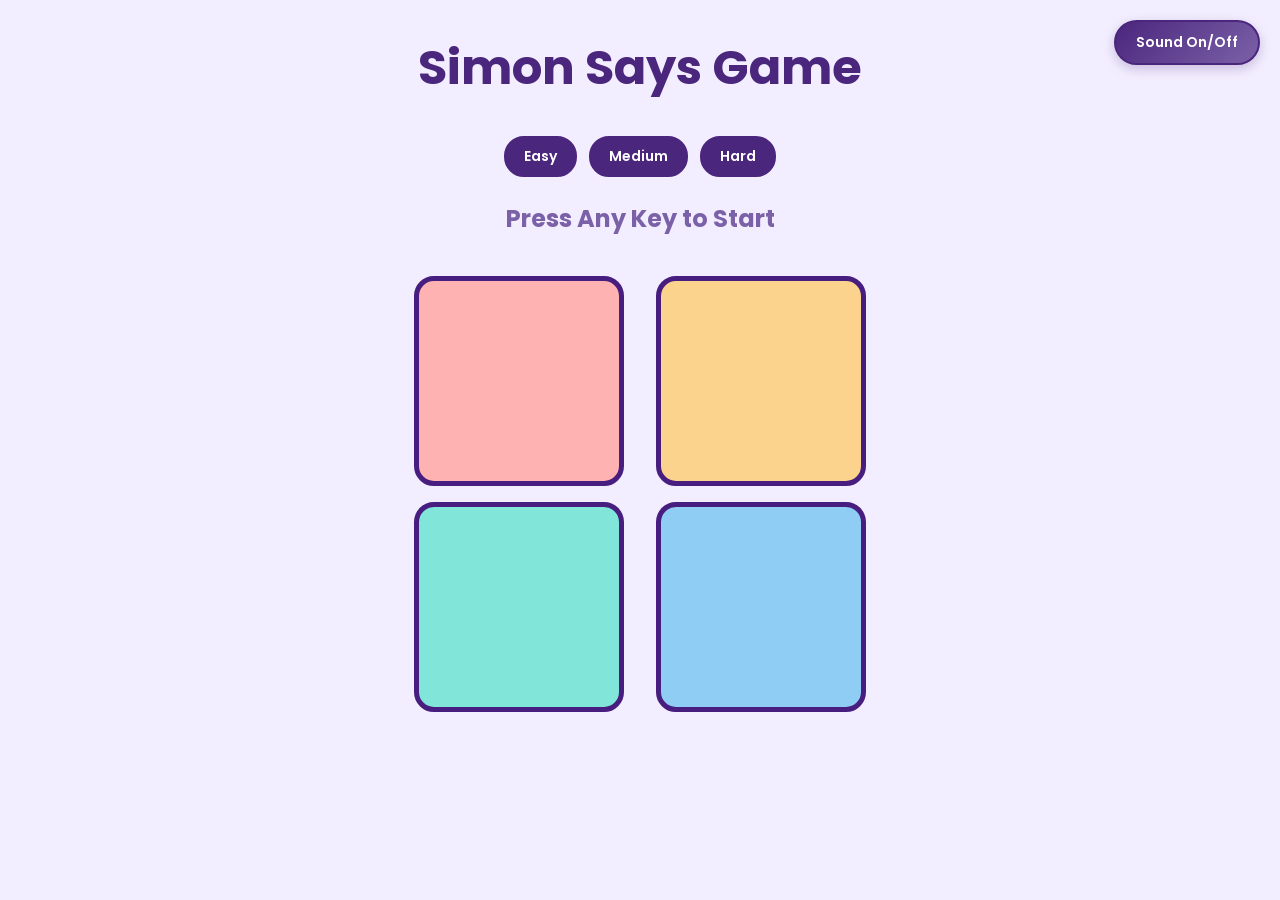
<file: index.html>
<!DOCTYPE html>
<html lang="en">
<head>
    <meta charset="UTF-8">
    <meta name="viewport" content="width=device-width, initial-scale=1.0">
    <title>Simon Says Game</title>
    <link rel="stylesheet" href="Simonstyle.css">
    <link href="https://fonts.googleapis.com/css2?family=Poppins:wght@400;500;600;700&display=swap" rel="stylesheet">
</head>
<body>
    <h1>Simon Says Game</h1>
    <div class="difficulty">
    <button id="easy">Easy</button>
    <button id="medium">Medium</button>
    <button id="hard">Hard</button>
</div>


    <button id="sound-btn">Sound On/Off</button>
    <h3>Press Any Key to Start</h3>
<div class="btn-container">
    <div class="col1">
        <div class="btn red" type="button" id="red"></div>
    <div class="btn green" type="button" id="green"></div>
    </div>
    
   <div class="col2">
     <div class="btn yellow" type="button" id="yellow"></div>
    <div class="btn purple" type="button" id="purple"></div>
   </div>
</div>

<script src="Simon.js"></script>
    
</body>
</html>
</file>
<file: Simonstyle.css>
*{
    text-align: center;
    background-color: #F3EEFF;
}

.btn{
    height: 200px;
    width: 200px;
    border: 5px solid #471d7f;
    border-radius: 20px;
    margin: 1rem;
   transition: box-shadow 0.3s ease,opacity 0.3s ease;
}
.btn-container{
    display: flex;
    justify-content: center;
}
.red{
    background-color: #FEB2B2;
}
.yellow{
    background-color: #FBD38D;
}
.purple{
    background-color: #90CDF4;
}
.green{
    background-color: #81E6D9;
}

.flash{
    background-color: white;
}
.userF{
    background-color: rgba(255, 255, 255, 0.553);
}
h1{
    color : #4B267D;
    font-family: 'Poppins' , saans-serif;
    font-weight: 700;
    font-size: 3rem;    
}
h3{
     color : #7B61A8;
    font-family: 'Poppins' , saans-serif;
    font-weight: 700;
    font-size: 1.5rem;  
}

.btn:hover {
    
    box-shadow: 0 5px 15px rgba(75, 38, 125, 0.25);
    cursor: pointer;
   
}

.btn:active{
    box-shadow: 0 0 20px rgba(75, 38, 125, 0.25);
    opacity: 0.7;
}
.game-over{
    color : #9B2452;
    fontfamily: 'Poppins' , saans-serif;
    fontweight: 700;
}

#high-score{
    color : #4B267D;
    font-family: 'Poppins' , saans-serif;
    font-weight: 600;
    font-size: 1.25rem;  
}

/* MOBILE RESPONSIVE DESIGN */

@media screen and (max-width: 600px) {

    body {
        padding: 15px 10px;
        min-height: 100vh;
    }

    h1 {
        font-size: 28px;
        text-align: center;
    }

    h3 {
        font-size: 16px;
        text-align: center;
    }

    .btn-container {
        display: flex;
        justify-content: center;
        gap: 10px;
        flex-wrap: wrap;
    }

    .btn {
        width:  min(38vw, 160px);
        height: min(38vw, 160px);
        margin: 5px;
        border-radius: 20px;
    }

    #high-score {
        font-size: 16px;
        text-align: center;
    }
}

#sound-btn {
    position: absolute;
    top: 20px;
    right: 20px;

    background: linear-gradient(135deg, #4B267D, #7B61A8);
    color: white;

    border: 2px solid #4B267D;
    border-radius: 25px;

    padding: 10px 20px;
    font-family: 'Poppins', sans-serif;
    font-size: 14px;
    font-weight: 600;

    cursor: pointer;
    box-shadow: 0 4px 12px rgba(75, 38, 125, 0.25);
    transition: 0.3s ease;
}

#sound-btn:hover {
    background: #7B61A8;
    box-shadow: 0 0 15px rgba(75, 38, 125, 0.4);
}

.difficulty {
    display: flex;
    justify-content: center;
    gap: 12px;
    margin: 15px auto;
}

.difficulty button {
    background: #4B267D;
    color: white;
    border: 2px solid #4B267D;
    border-radius: 20px;
    padding: 8px 18px;
    font-family: 'Poppins', sans-serif;
    font-size: 14px;
    font-weight: 600;
    cursor: pointer;
    transition: 0.3s ease;
}

.difficulty button:hover {
    background: #7B61A8;
    box-shadow: 0 0 12px rgba(75, 38, 125, 0.4);
}
.game-over {
    color: #9B2452;
    font-family: 'Poppins', sans-serif;
    font-weight: 700;
    animation: gameOverEffect 0.8s ease-in-out infinite alternate;
}

@keyframes gameOverEffect {
    from {
        opacity: 0.5;
        transform: scale(0.95);
    }

    to {
        opacity: 1;
        transform: scale(1.05);
    }
}
</file>
